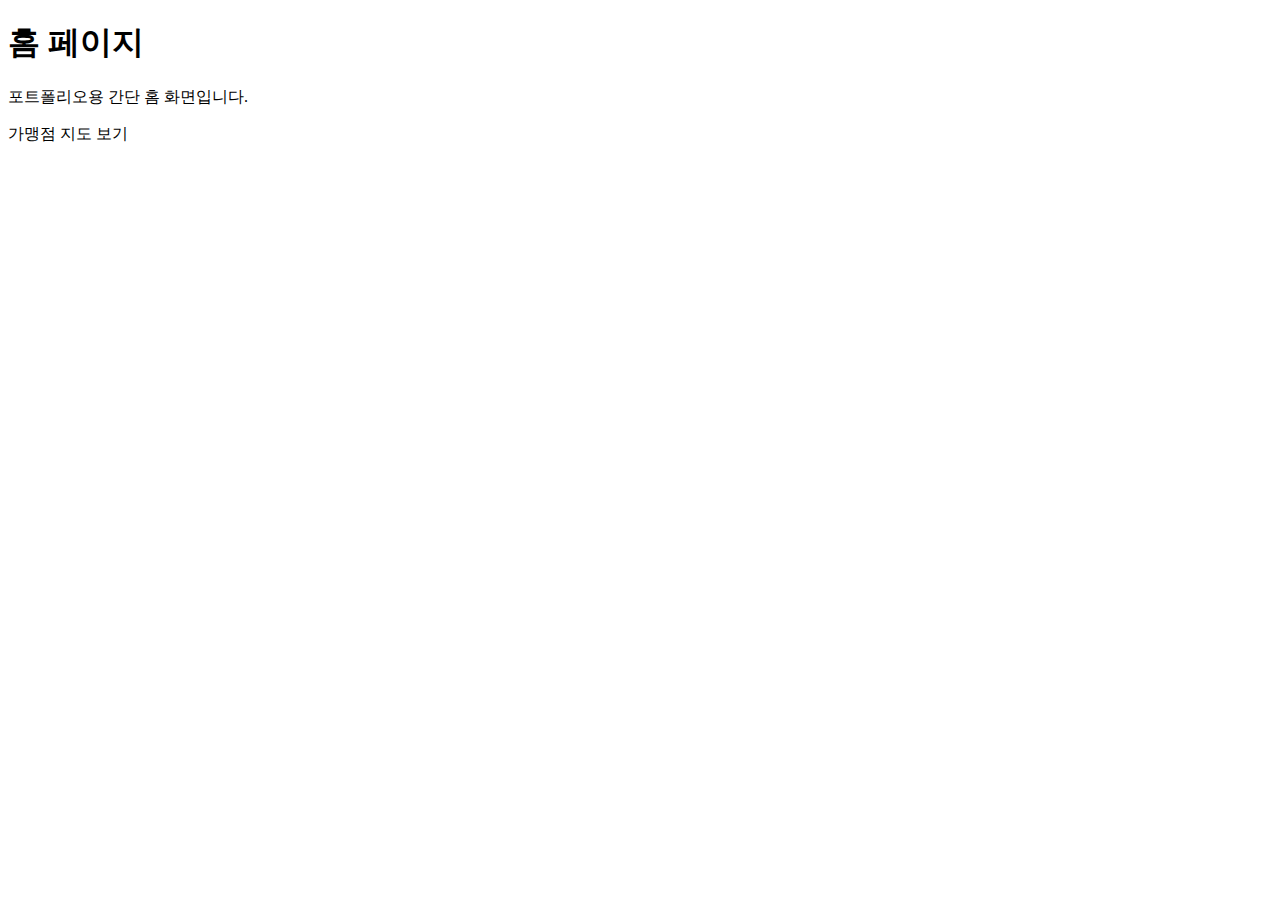
<file: disosang/src/main/resources/templates/index.html>
<!DOCTYPE html>
<html xmlns:th="http://www.thymeleaf.org">
<head>
    <meta charset="UTF-8">
    <title>홈</title>
</head>
<body>
<h1 th:text="${message}">홈 페이지</h1>
<p>포트폴리오용 간단 홈 화면입니다.</p>

<a th:href="@{/stores}">가맹점 지도 보기</a>
</body>
</html>
</file>
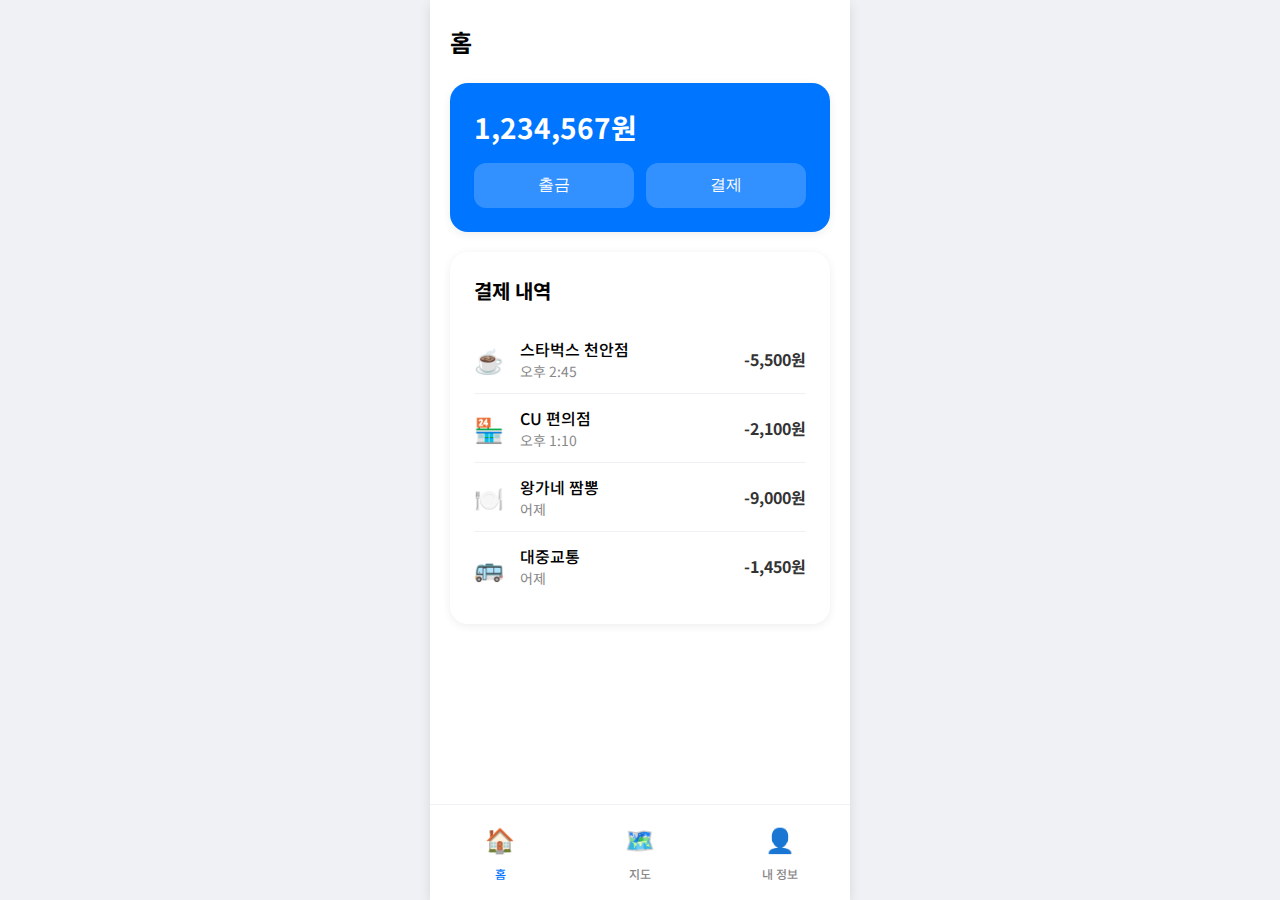
<file: disosang/src/main/resources/templates/home/home.html>
<!DOCTYPE html>
<html xmlns:th="http://www.thymeleaf.org">
<head>
    <meta charset="UTF-8">
    <meta name="viewport" content="width=device-width, initial-scale=1.0">
    <title>홈</title>
    <style>
        /* 기본 스타일 & 폰트 설정 */
        @import url('https://fonts.googleapis.com/css2?family=Noto+Sans+KR:wght@400;500;700&display=swap');

        body {
            margin: 0;
            font-family: 'Noto Sans KR', sans-serif;
            background-color: #f0f1f5; /* 토스와 유사한 배경색 */
            display: flex;
            justify-content: center;
            align-items: center;
            height: 100vh;
        }

        /* 모바일 화면 시뮬레이션 컨테이너 */
        .container {
            width: 100%;
            max-width: 420px; /* 최대 너비 제한 */
            height: 100vh;
            background-color: #ffffff;
            display: flex;
            flex-direction: column;
            box-shadow: 0 4px 12px rgba(0,0,0,0.1);
            position: relative;
        }

        /* 메인 콘텐츠 영역 (스크롤 가능) */
        .main-content {
            flex: 1;
            overflow-y: auto;
            padding: 24px 20px 80px 20px; /* 하단 네비게이션 높이만큼 여백 추가 */
        }

        header h1 {
            font-size: 24px;
            font-weight: 700;
            margin: 0 0 24px 0;
        }

        /* 카드 UI 스타일 */
        .card {
            background-color: #ffffff;
            border-radius: 18px;
            padding: 24px;
            margin-bottom: 20px;
            /* 토스 앱 스타일의 그림자 */
            box-shadow: 0 2px 10px rgba(0, 0, 0, 0.07);
        }

        /* 상단 메인 카드 (자산) */
        .main-card {
            background-color: #0075ff; /* 토스 프라이머리 컬러 */
            color: white;
        }
        .main-card .balance {
            font-size: 28px;
            font-weight: 700;
            margin-bottom: 16px;
        }
        .main-card .actions {
            display: flex;
            gap: 12px;
        }
        .main-card .actions button {
            flex: 1;
            padding: 12px;
            border: none;
            border-radius: 12px;
            background-color: rgba(255, 255, 255, 0.2);
            color: white;
            font-size: 16px;
            font-weight: 500;
            cursor: pointer;
            transition: background-color 0.2s;
        }
        .main-card .actions button:hover {
            background-color: rgba(255, 255, 255, 0.3);
        }

        /* 결제 내역 카드 */
        .history-card .card-title {
            font-size: 20px;
            font-weight: 700;
            margin-bottom: 20px;
        }
        .history-item {
            display: flex;
            align-items: center;
            justify-content: space-between;
            padding: 12px 0;
            border-bottom: 1px solid #f0f1f5;
        }
        .history-item:last-child {
            border-bottom: none;
        }
        .history-item .icon {
            font-size: 24px;
            margin-right: 16px;
        }
        .history-item .details {
            flex: 1;
        }
        .history-item .details .store {
            font-weight: 500;
        }
        .history-item .details .time {
            font-size: 14px;
            color: #888;
        }
        .history-item .amount {
            font-weight: 700;
            font-size: 16px;
        }
        .history-item .amount.expense {
            color: #333; /* 지출 */
        }

        /* 하단 내비게이션 바 */
        .bottom-nav {
            position: absolute;
            bottom: 0;
            left: 0;
            right: 0;
            width: 100%;
            max-width: 420px;
            margin: auto;
            display: flex;
            justify-content: space-around;
            background-color: #ffffff;
            border-top: 1px solid #f0f1f5;
            padding: 8px 0;
        }

        .nav-item {
            flex: 1;
            text-align: center;
            padding: 8px 0;
            text-decoration: none;
            color: #888;
        }
        .nav-item.active {
            color: #0075ff; /* 활성화된 메뉴 색상 */
        }
        .nav-item .icon {
            font-size: 24px;
            display: block;
            margin-bottom: 4px;
        }
        .nav-item .label {
            font-size: 12px;
            font-weight: 500;
        }

    </style>
</head>
<body>

<div class="container">
    <div class="main-content">
        <header>
            <h1>홈</h1>
        </header>

        <div class="card main-card">
            <div class="balance">1,234,567원</div>
            <div class="actions">
                <button>출금</button>
                <button>결제</button>
            </div>
        </div>

        <div class="card history-card">
            <div class="card-title">결제 내역</div>
            <div class="history-list">
                <div class="history-item">
                    <span class="icon">☕</span>
                    <div class="details">
                        <div class="store">스타벅스 천안점</div>
                        <div class="time">오후 2:45</div>
                    </div>
                    <div class="amount expense">-5,500원</div>
                </div>
                <div class="history-item">
                    <span class="icon">🏪</span>
                    <div class="details">
                        <div class="store">CU 편의점</div>
                        <div class="time">오후 1:10</div>
                    </div>
                    <div class="amount expense">-2,100원</div>
                </div>
                <div class="history-item">
                    <span class="icon">🍽️</span>
                    <div class="details">
                        <div class="store">왕가네 짬뽕</div>
                        <div class="time">어제</div>
                    </div>
                    <div class="amount expense">-9,000원</div>
                </div>
                <div class="history-item">
                    <span class="icon">🚌</span>
                    <div class="details">
                        <div class="store">대중교통</div>
                        <div class="time">어제</div>
                    </div>
                    <div class="amount expense">-1,450원</div>
                </div>
            </div>
        </div>
    </div>

    <nav class="bottom-nav">
        <a th:href="@{/home/home}" class="nav-item active">
            <span class="icon">🏠</span>
            <span class="label">홈</span>
        </a>
        <a th:href="@{/store/map}" class="nav-item">
            <span class="icon">🗺️</span>
            <span class="label">지도</span>
        </a>
        <a th:href="@{/user/userInfo}" class="nav-item">
            <span class="icon">👤</span>
            <span class="label">내 정보</span>
        </a>
    </nav>
</div>

</body>
</html>
</file>
